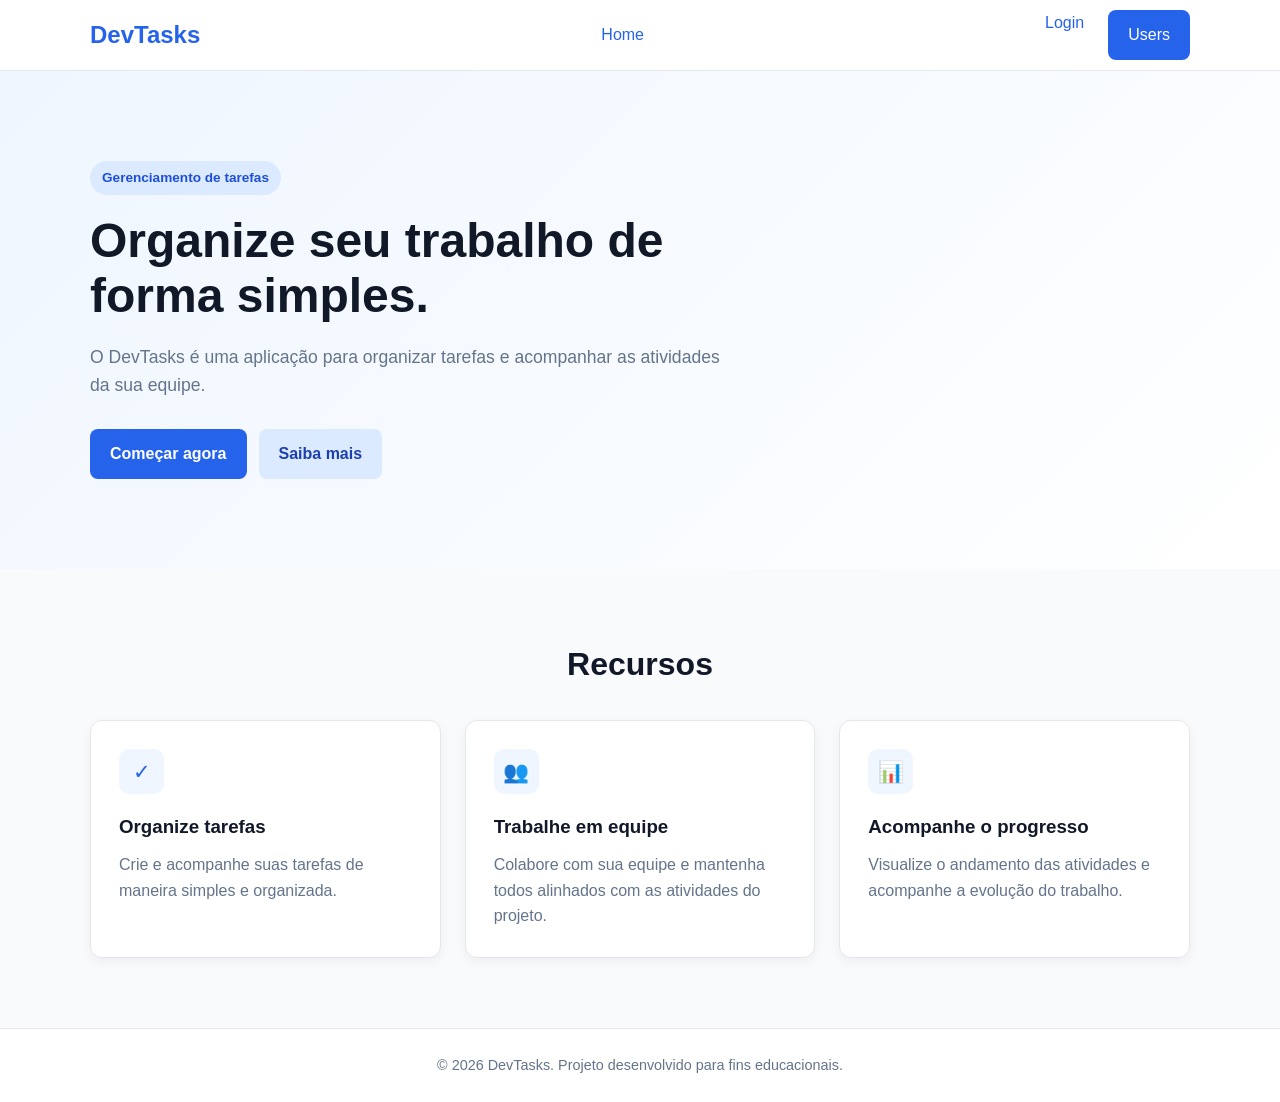
<file: home/index.html>
<!DOCTYPE html>
<html lang="pt-BR">
<head>
    <meta charset="UTF-8">
    <meta name="viewport" content="width=device-width, initial-scale=1.0">
    <title>DevTasks - Home</title>

    <link rel="stylesheet" href="style.css">
</head>
<body>

    <header class="header">
        <div class="container header-content">
            <h1 class="logo">DevTasks</h1>

            <nav class="nav">
                <a href="index.html" class="active">Home</a>
            </nav>

 <nav class="nav">
                <a href="../login/" class="active">Login</a>
                 <a href="../Users/users.html" class="button primary">Users</a>
            </nav>

        </div>

    </header>

    <main>
        <section class="hero">
            <div class="container">
                <span class="badge">Gerenciamento de tarefas</span>

                <h2>Organize seu trabalho de forma simples.</h2>

                <p>
                    O DevTasks é uma aplicação para organizar tarefas
                    e acompanhar as atividades da sua equipe.
                </p>

                <div class="hero-actions">
                    <a href="#" class="button primary">Começar agora</a>
                    <a href="#" class="button secondary">Saiba mais</a>
                </div>
            </div>
        </section>

        <section class="features">
            <div class="container">
                <h2>Recursos</h2>

                <div class="cards">

                    <article class="card">
                        <div class="card-icon">✓</div>
                        <h3>Organize tarefas</h3>
                        <p>
                            Crie e acompanhe suas tarefas de maneira
                            simples e organizada.
                        </p>
                    </article>

                    <article class="card">
                        <div class="card-icon">👥</div>
                        <h3>Trabalhe em equipe</h3>
                        <p>
                            Colabore com sua equipe e mantenha todos
                            alinhados com as atividades do projeto.
                        </p>
                    </article>

                    <article class="card">
                        <div class="card-icon">📊</div>
                        <h3>Acompanhe o progresso</h3>
                        <p>
                            Visualize o andamento das atividades e
                            acompanhe a evolução do trabalho.
                        </p>
                    </article>

                </div>
            </div>
        </section>
    </main>

    <footer class="footer">
        <div class="container">
            <p>
                &copy; 2026 DevTasks. Projeto desenvolvido para fins educacionais.
            </p>
        </div>
    </footer>

</body>
</html>
</file>
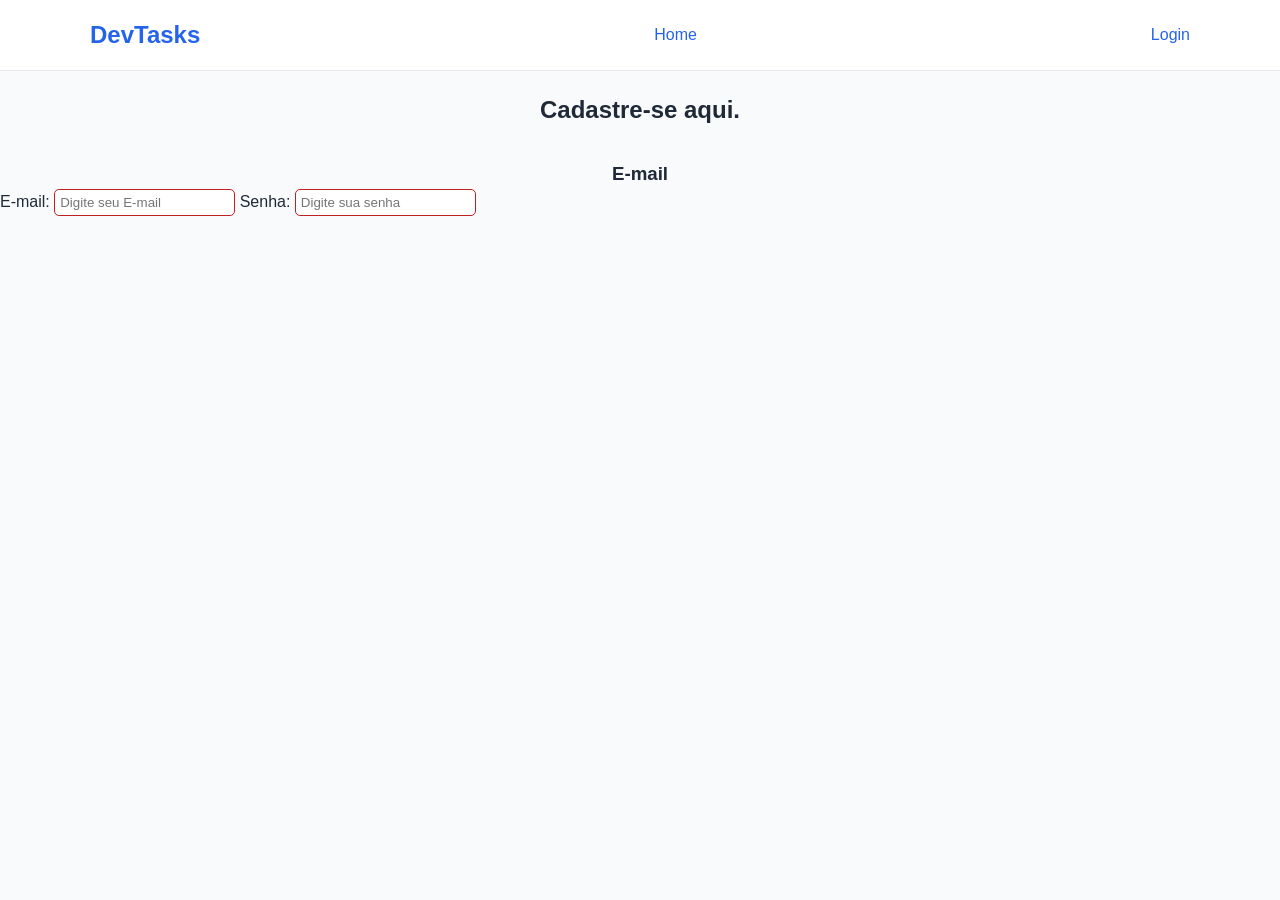
<file: login/index.html>
<!DOCTYPE html>
<html lang="pt-BR">
<head>
    <meta charset="UTF-8">
    <meta name="viewport" content="width=device-width, initial-scale=1.0">
    <title>DevTasks - Home</title>

    <link rel="stylesheet" href="style.css">
</head>
<body>

    <header class="header">
        <div class="container header-content">
            <h1 class="logo">DevTasks</h1>

            <nav class="nav">
                <a href="../home/index.html" class="active">Home</a>
            </nav>

            <nav class="nav">
                <a href="index.html" class="active">Login</a>
            </nav>

        </div>
    </header>
    <main>
        <h2 class="titulo2">Cadastre-se aqui.</h2>

        <h3 class="email"> E-mail</h3>
        
        <label for="email">E-mail:</label>
        <input type="email" id="email" placeholder="Digite seu E-mail">

        <label for="senha">Senha:</label>
        <input type="senha" id="senha" placeholder="Digite sua senha">

    </footer>

</body>
</html>
</file>
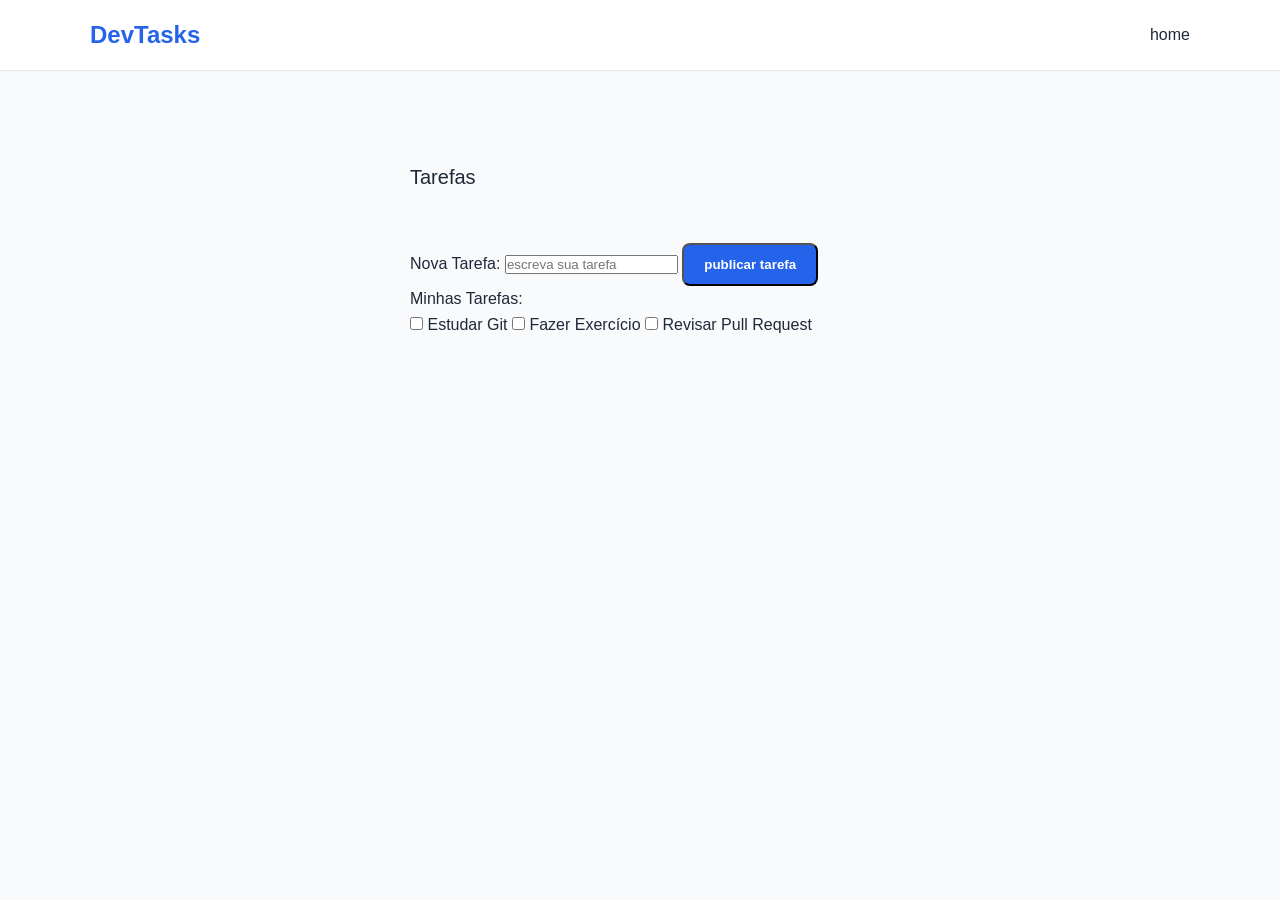
<file: tarefas/tarefas.html>
<!DOCTYPE html>
<html lang="pt-BR">

<head>
    <meta charset="UTF-8">
    <meta name="viewport" content="width=device-width, initial-scale=1.0">
    <title>DevTasks - Tarefas</title>

    <link rel="stylesheet" href="tarefas.css">
</head>

<body>
    <header class="header">
        <div class="container header-content">
            <h1 class="logo">DevTasks</h1>

            <nav>
                <a href="index.html" class="active">home</a>
            </nav>
        </div>
    </header>

    <main>
        <div class="title">Tarefas</div>
        <form >
            <label for="tarefas">Nova Tarefa:</label>
            <input type="text" id="tarefas" placeholder="escreva sua tarefa">
            <button type="submit" id="Bottom">publicar tarefa</button>

                <div class="checklist">Minhas Tarefas:</div>

            <input type="checkbox" id="EstudarGit">
            <label for="EstudarGit">Estudar Git</label>

                <input type="checkbox" id="FazerExercicio">
                <label for="FazerExercicio">Fazer Exercício</label>

            <input type="checkbox" id="RevisarPullRequest">
            <label for="RevisarPullRequest">Revisar Pull Request</label>
        </form>
    </main>
</body>
</file>
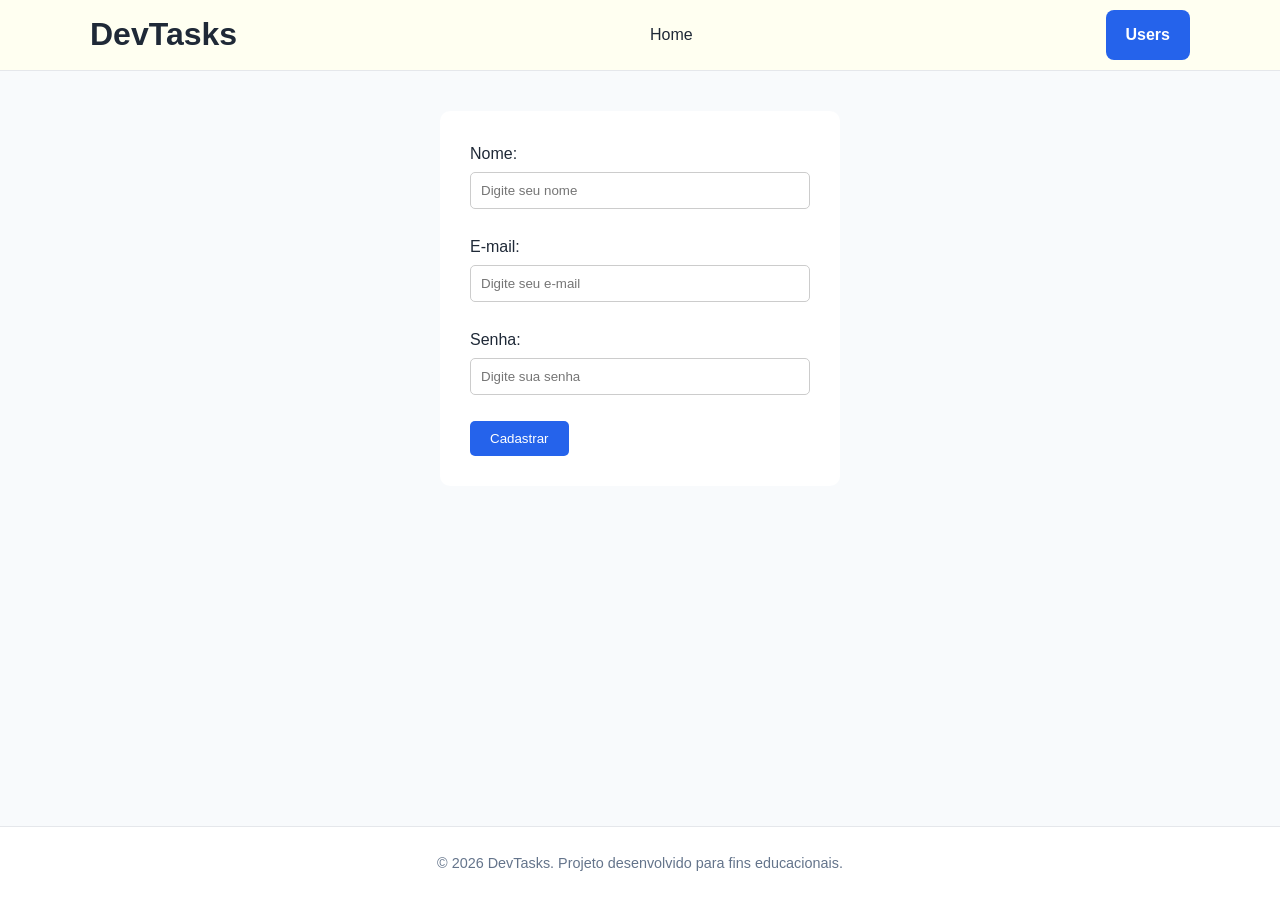
<file: Users/users.html>
<!DOCTYPE html>
<html lang="en">
<head>
    <meta charset="UTF-8">
    <meta name="viewport" content="width=device-width, initial-scale=1.0">
    <title>Document</title>

        <link rel="stylesheet" href="users.css">
</head>


<body>

    
    <header class="header">
        <div class="container header-content">
            <h1 class="logo">DevTasks</h1>

            <nav class="nav">
                <a href="../home/index.html">Home</a>
            </nav>
<nav class="users"> 
    <a href="../Users/users.html" class="button primary">Users</a>
</nav>
        </div>
    </header>

<div class="cadastro">

    <label for="name">Nome:</label>
    <input type="name" placeholder="Digite seu nome">

    <br><br>

    <label for="email">E-mail:</label>
    <input type="email" placeholder="Digite seu e-mail">

    <br><br>

    <label for="senha">Senha:</label>
    <input type="password" placeholder="Digite sua senha">

    <br><br>

    <button>Cadastrar</button>

</div>

    
    

    
   <footer class="footer">
        <div class="container">
            <p>
                &copy; 2026 DevTasks. Projeto desenvolvido para fins educacionais.
            </p>
        </div>
    </footer>

</body>

</html>
</file>
<file: home/style.css>
/* ========================================
   Reset
======================================== */

* {
    margin: 0;
    padding: 0;
    box-sizing: border-box;
}

body {
    font-family: Arial, Helvetica, sans-serif;
    color: #1f2937;
    background-color: #f8fafc;
    line-height: 1.6;
}

a {
    text-decoration: none;
    color: inherit;
}

.container {
    width: min(1100px, 90%);
    margin: 0 auto;
}


/* ========================================
   Header
======================================== */

.header {
    background-color: #ffffff;
    border-bottom: 1px solid #e5e7eb;
}

.header-content {
    min-height: 70px;

    display: flex;
    align-items: center;
    justify-content: space-between;
}

.logo {
    color: #2563eb;
    font-size: 1.5rem;
}

.nav {
    display: flex;
    gap: 24px;
}

.nav a {
    color: #64748b;
    font-weight: 500;
    transition: color 0.2s ease;
}

.nav a:hover,
.nav a.active {
    color: #2563eb;
}


/* ========================================
   Hero
======================================== */

.hero {
    padding: 90px 0;
    background: linear-gradient(
        135deg,
        #eff6ff 0%,
        #ffffff 100%
    );
}

.badge {
    display: inline-block;

    margin-bottom: 18px;
    padding: 6px 12px;

    color: #1d4ed8;
    background-color: #dbeafe;

    border-radius: 999px;

    font-size: 0.85rem;
    font-weight: 600;
}

.hero h2 {
    max-width: 700px;

    margin-bottom: 20px;

    color: #111827;

    font-size: 3rem;
    line-height: 1.15;
}

.hero p {
    max-width: 650px;

    margin-bottom: 30px;

    color: #64748b;
    font-size: 1.1rem;
}

.hero-actions {
    display: flex;
    gap: 12px;
}


/* ========================================
   Buttons
======================================== */

.button {
    display: inline-block;

    padding: 12px 20px;

    border-radius: 8px;

    font-weight: 600;

    transition: all 0.2s ease;
}

.button.primary {
    color: #ffffff;
    background-color: #2563eb;
}

.button.primary:hover {
    background-color: #1d4ed8;
}

.button.secondary {
    color: #1e40af;
    background-color: #dbeafe;
}

.button.secondary:hover {
    background-color: #bfdbfe;
}


/* ========================================
   Features
======================================== */

.features {
    padding: 70px 0;
}

.features > .container > h2 {
    margin-bottom: 30px;

    color: #111827;
    font-size: 2rem;
    text-align: center;
}

.cards {
    display: grid;
    grid-template-columns: repeat(3, 1fr);
    gap: 24px;
}

.card {
    padding: 28px;

    background-color: #ffffff;

    border: 1px solid #e5e7eb;
    border-radius: 12px;

    box-shadow: 0 4px 12px rgba(15, 23, 42, 0.05);
}

.card-icon {
    width: 45px;
    height: 45px;

    display: flex;
    align-items: center;
    justify-content: center;

    margin-bottom: 18px;

    color: #2563eb;
    background-color: #eff6ff;

    border-radius: 10px;

    font-size: 1.3rem;
}

.card h3 {
    margin-bottom: 10px;

    color: #111827;
}

.card p {
    color: #64748b;
}


/* ========================================
   Footer
======================================== */

.footer {
    padding: 25px 0;

    color: #64748b;
    background-color: #ffffff;

    border-top: 1px solid #e5e7eb;

    text-align: center;

    font-size: 0.9rem;
}
</file>
<file: login/style.css>
/* ========================================
   Reset
======================================== */

* {
    margin: 0;
    padding: 0;
    box-sizing: border-box;
}

body {
    font-family: Arial, Helvetica, sans-serif;
    color: #1f2937;
    background-color: #f8fafc;
    line-height: 1.6;
}

a {
    text-decoration: none;
    color: inherit;
}

.container {
    width: min(1100px, 90%);
    margin: 0 auto;
}


/* ========================================
   Header
======================================== */

.header {
    background-color: #ffffff;
    border-bottom: 1px solid #e5e7eb;
}

.header-content {
    min-height: 70px;

    display: flex;
    align-items: center;
    justify-content: space-between;
}

.logo {
    color: #2563eb;
    font-size: 1.5rem;
}

.nav {
    display: flex;
    gap: 24px;
}

.nav a {
    color: #64748b;
    font-weight: 500;
    transition: color 0.2s ease;
}

.nav a:hover,
.nav a.active {
    color: #2563eb;
}


/* ========================================
   Hero
======================================== */

.hero {
    padding: 90px 0;
    background: linear-gradient(
        135deg,
        #eff6ff 0%,
        #ffffff 100%
    );
}

.badge {
    display: inline-block;

    margin-bottom: 18px;
    padding: 6px 12px;

    color: #1d4ed8;
    background-color: #dbeafe;

    border-radius: 999px;

    font-size: 0.85rem;
    font-weight: 600;
}

.hero h2 {
    max-width: 700px;

    margin-bottom: 20px;

    color: #111827;

    font-size: 3rem;
    line-height: 1.15;
}

.hero p {
    max-width: 650px;

    margin-bottom: 30px;

    color: #64748b;
    font-size: 1.1rem;
}

.hero-actions {
    display: flex;
    gap: 12px;
}

.titulo2
{
    text-align: center;
    margin-top: 20px;
}
.email{
    text-align: center;
    margin-top: 30px;
}
input {
        border: 1px solid #bd2122; 
    border-radius: 5px;
    padding: 5px;
}
</file>
<file: tarefas/tarefas.css>
* {
    margin: 0;
    padding: 0;
    box-sizing: border-box;
}

body {
    font-family: Arial, Helvetica, sans-serif;
    color: #1f2937;
    background-color: #f8fafc;
    line-height: 1.6; /* distancia das linhas (verticais) */
}

a {
    text-decoration: none;
    color: inherit;
}

main {
    padding-left: 410px;
}

.container {
    width: min(1100px, 90%); /* margem do header */
    margin: 0 auto; /* margem do header */
}

.header {
    background-color: #ffffff;
    border-bottom: 1px solid #e5e7eb; /* contorno do header */
}

.header-content {
    min-height: 70px; /* tamanho do header */
    display: flex; 
    align-items: center; /* centraliza o conteudo */
    justify-content: space-between; /* separa o conteudo */
}

.logo {
    color: #2563eb;
    font-size: 1.5rem; 
}

.title
{
    /* color: #2563eb; */
    padding-top: 90px;
    padding-bottom: 50px;
   font-size: 20px;
}

button {
    padding: 12px 20px;
    border-radius: 8px;
    font-weight: 600;
    color: #ffffff;
    background-color: #2563eb;
}
</file>
<file: Users/users.css>
/* ========================================
   Reset
======================================== */

* {
    margin: 0;
    padding: 0;
    box-sizing: border-box;
}

body {
    font-family: Arial, Helvetica, sans-serif;
    color: #1f2937;
    background-color: #f8fafc;
    line-height: 1.6;
}

a {
    text-decoration: none;
    color: inherit;
}

.container {
    width: min(1100px, 90%);
    margin: 0 auto;
}


/* ========================================
   Header
======================================== */

.header {
    background-color: #fffff1;
    border-bottom: 1px solid #e5e7eb;
}

.header-content {
    min-height: 70px;

    display: flex;
    align-items: center;
    justify-content: space-between;
}






/* ========================================
   Buttons
======================================== */

.button {
    display: inline-block;

    padding: 12px 20px;

    border-radius: 8px;

    font-weight: 600;

    transition: all 0.2s ease;
}

.button.primary {
    color: #ffffff;
    background-color: #2563eb;
}

.button.primary:hover {
    background-color: #1d4ed8;
}

.button.secondary {
    color: #1e40af;
    background-color: #dbeafe;
}

.button.secondary:hover {
    background-color: #bfdbfe;
}








/* ========================================
   Footer
======================================== */

.footer {
    padding: 25px 0;

    color: #64748b;
    background-color: #ffffff;

    border-top: 1px solid #e5e7eb;

    text-align: center;

    font-size: 0.9rem;

        margin-top: auto;
}

body {
    min-height: 100vh;
    display: flex;
    flex-direction: column;
}

.cadastro {
    width: 400px;
    margin: 40px auto;
    background-color: white;
    padding: 30px;
    border-radius: 10px;
}

.cadastro label {
    display: block;
    margin-bottom: 5px;
}

.cadastro input {
    width: 100%;
    padding: 10px;
    border: 1px solid #ccc;
    border-radius: 5px;
}

button {
    padding: 10px 20px;
    border: none;
    border-radius: 5px;
    background-color: #2563eb;
    color: white;
    cursor: pointer;
    transition: all 0.2s ease;
}
</file>
